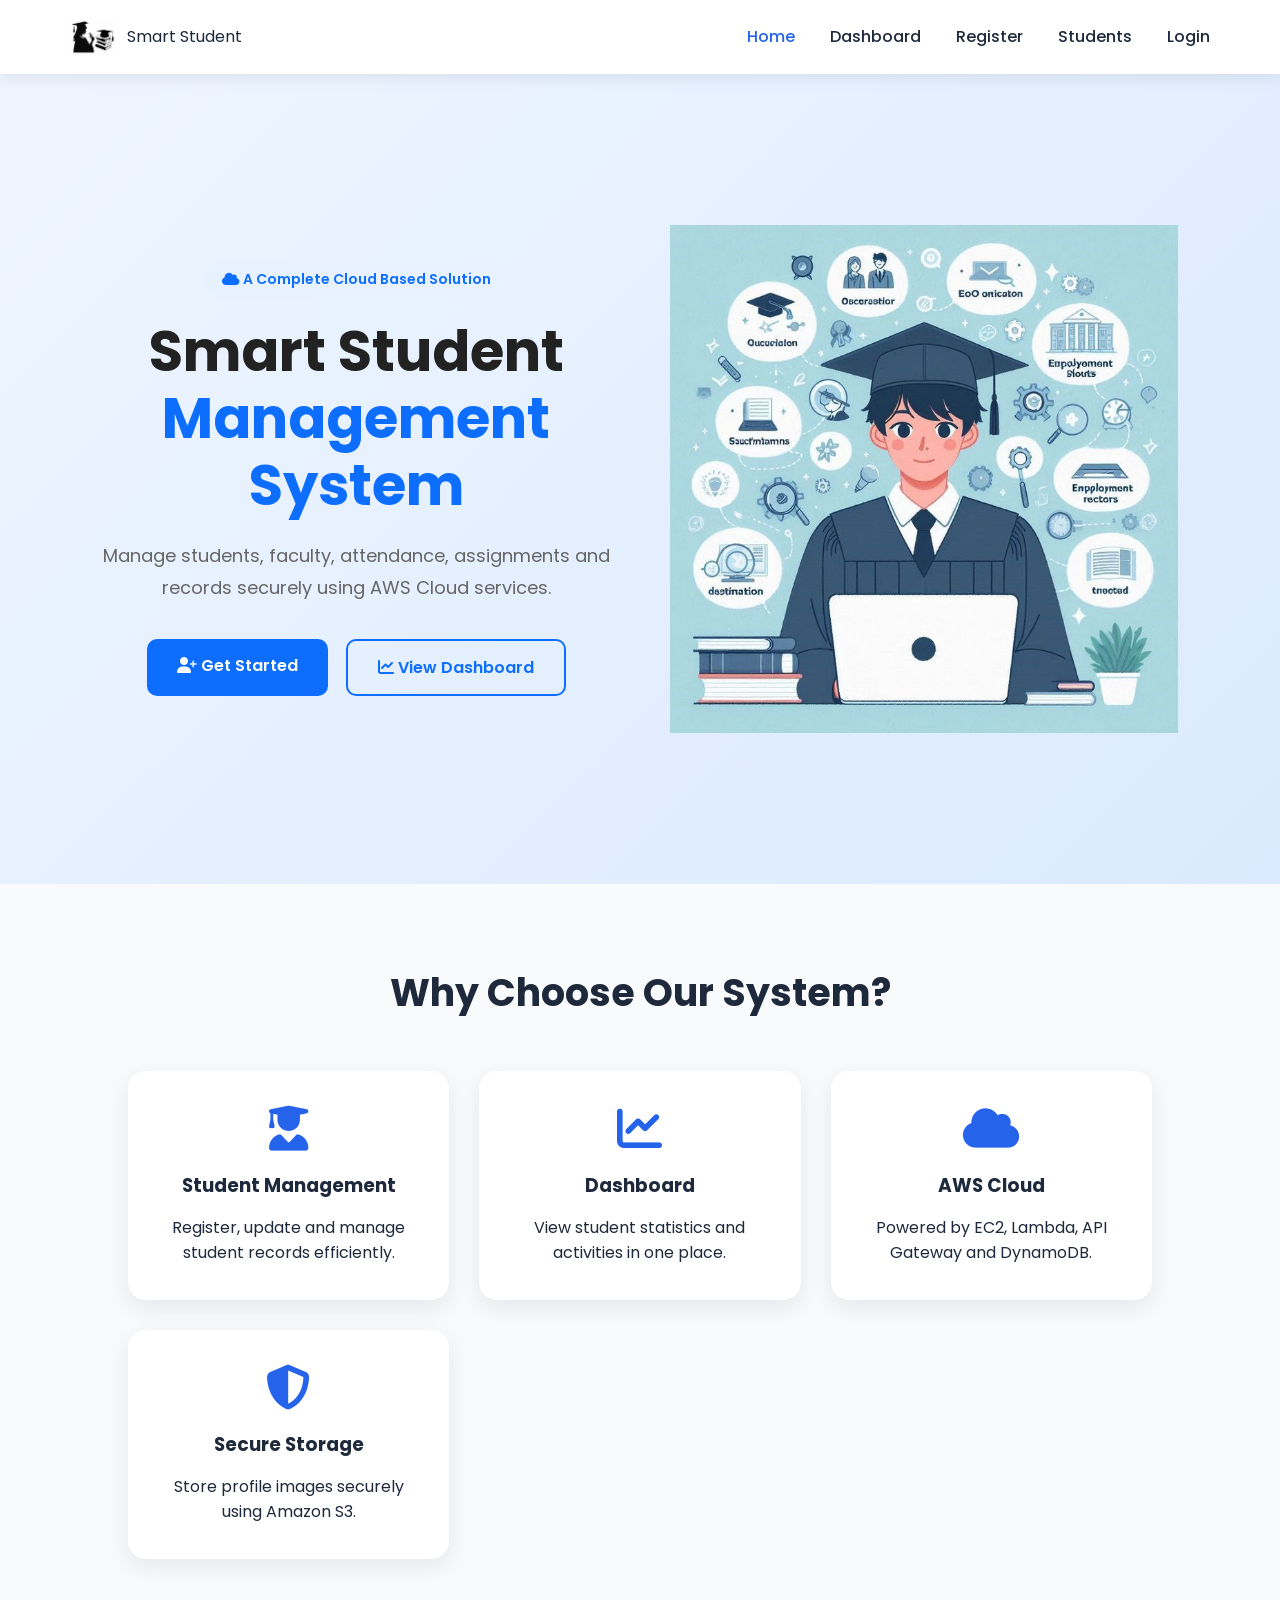
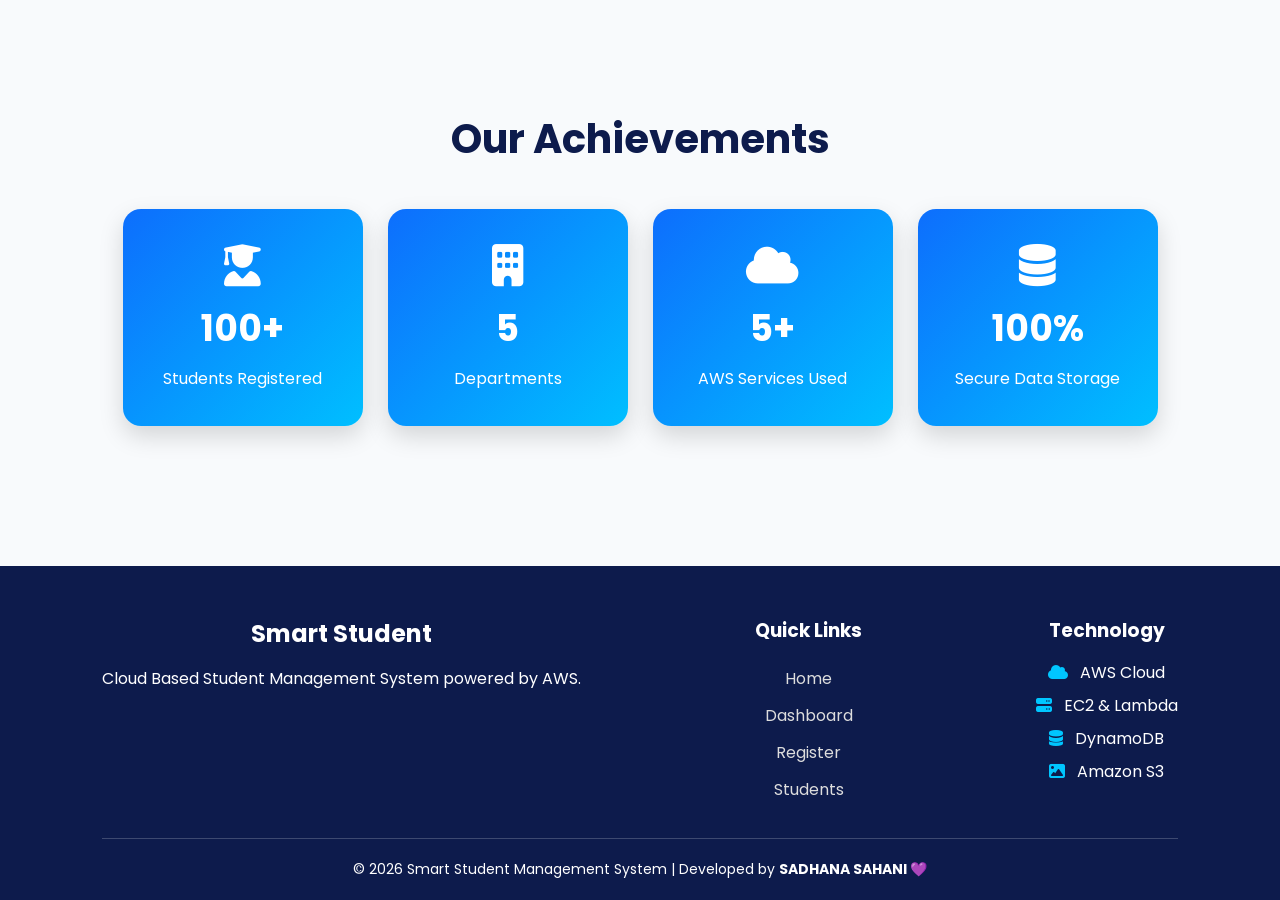
<file: Smart-Student-Management/index.html>
<!DOCTYPE html>
<html lang="en">
<head>
    <meta charset="UTF-8">
    <meta name="viewport" content="width=device-width, initial-scale=1.0">
    <title>Smart Student Management System</title>

    <!-- CSS -->
    <link rel="stylesheet" href="css/style.css">

    <!-- Google Font -->
    <link href="https://fonts.googleapis.com/css2?family=Poppins:wght@300;400;500;600;700&display=swap" rel="stylesheet">

    <!-- Font Awesome -->
    <link rel="stylesheet" href="https://cdnjs.cloudflare.com/ajax/libs/font-awesome/6.6.0/css/all.min.css">
</head>

<body>

<!-- Navbar Starts -->

<nav class="navbar">

    <div class="logo">
        <img src="images/logo.png" alt="Logo">
        <span>Smart Student</span>
    </div>

    <ul class="nav-links">

        <li><a href="index.html" class="active">Home</a></li>

        <li><a href="dashboard.html">Dashboard</a></li>

        <li><a href="register.html">Register</a></li>

        <li><a href="students.html">Students</a></li>

        <li><a href="login.html">Login</a></li>

    </ul>

</nav>

<!-- Navbar Ends -->

<!-- Hero Section Starts -->

<section class="hero">

    <div class="hero-content">

        <span class="hero-badge">
            <i class="fas fa-cloud"></i>
            A Complete Cloud Based Solution
        </span>

        <h1>
            Smart Student <br>
            <span>Management System</span>
        </h1>

        <p>
            Manage students, faculty, attendance, assignments and records
            securely using AWS Cloud services.
        </p>

        <div class="hero-buttons">

            <a href="register.html" class="btn-primary">
                <i class="fas fa-user-plus"></i>
                Get Started
            </a>

            <a href="dashboard.html" class="btn-secondary">
                <i class="fas fa-chart-line"></i>
                View Dashboard
            </a>

        </div>

    </div>

    <div class="hero-image">

        <img src="images/banner.jpg" alt="Student Management">

    </div>

</section>
<!-- Hero Section Ends -->
<!-- Features Section Starts -->

<section class="features">

    <h2>Why Choose Our System?</h2>

    <div class="feature-container">

        <div class="card">
            <i class="fas fa-user-graduate"></i>
            <h3>Student Management</h3>
            <p>Register, update and manage student records efficiently.</p>
        </div>

        <div class="card">
            <i class="fas fa-chart-line"></i>
            <h3>Dashboard</h3>
            <p>View student statistics and activities in one place.</p>
        </div>

        <div class="card">
            <i class="fas fa-cloud"></i>
            <h3>AWS Cloud</h3>
            <p>Powered by EC2, Lambda, API Gateway and DynamoDB.</p>
        </div>

        <div class="card">
            <i class="fas fa-shield-alt"></i>
            <h3>Secure Storage</h3>
            <p>Store profile images securely using Amazon S3.</p>
        </div>

    </div>

</section>

<!-- Features Section Ends -->
 
 <!-- ================= STATISTICS ================= -->

<section class="achievements">

<h2>Our Achievements</h2>

<div class="stats-container">

        <div class="stat-card">
            <i class="fas fa-user-graduate"></i>
            <h3>100+</h3>
            <p>Students Registered</p>
        </div>

        <div class="stat-card">
            <i class="fas fa-building"></i>
            <h3>5</h3>
            <p>Departments</p>
        </div>

        <div class="stat-card">
            <i class="fas fa-cloud"></i>
            <h3>5+</h3>
            <p>AWS Services Used</p>
        </div>

        <div class="stat-card">
            <i class="fas fa-database"></i>
            <h3>100%</h3>
            <p>Secure Data Storage</p>
        </div>

    </div>

</section>
<footer class="footer">

    <div class="footer-content">

        <div class="footer-logo">
            <h2>Smart Student</h2>
            <p>Cloud Based Student Management System powered by AWS.</p>
        </div>

        <div class="footer-links">
            <h3>Quick Links</h3>

            <a href="index.html">Home</a>
            <a href="dashboard.html">Dashboard</a>
            <a href="register.html">Register</a>
            <a href="students.html">Students</a>
        </div>

        <div class="footer-contact">
            <h3>Technology</h3>

            <p><i class="fas fa-cloud"></i> AWS Cloud</p>
            <p><i class="fas fa-server"></i> EC2 & Lambda</p>
            <p><i class="fas fa-database"></i> DynamoDB</p>
            <p><i class="fas fa-image"></i> Amazon S3</p>
        </div>

    </div>

    <hr>

    <p class="copyright">
    © 2026 Smart Student Management System | Developed by <b>SADHANA SAHANI 💜</b>
</p>

</footer>

</body>
</html>
</file>
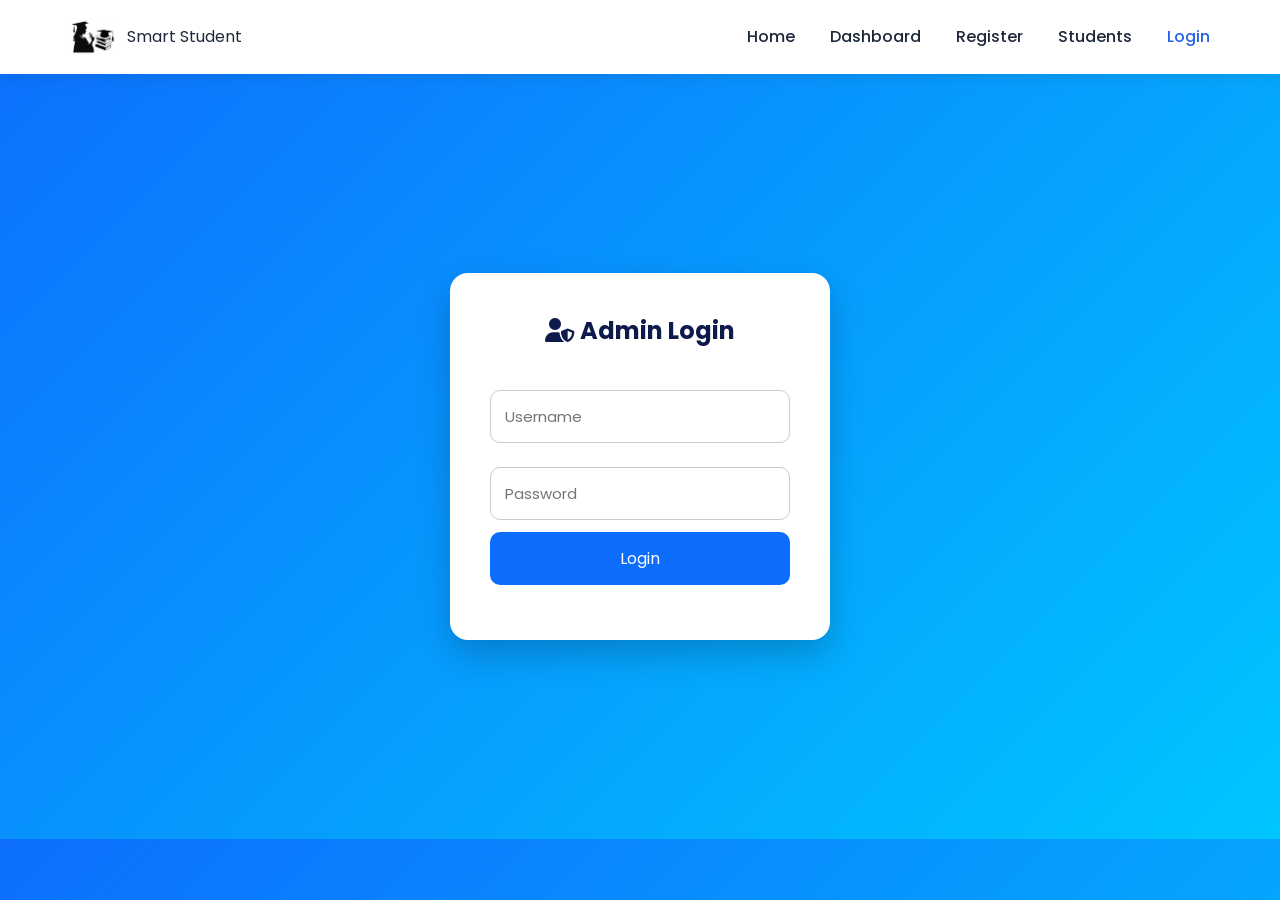
<file: Smart-Student-Management/login.html>
<!DOCTYPE html>
<html lang="en">
<head>
<meta charset="UTF-8">
<meta name="viewport" content="width=device-width, initial-scale=1.0">
<title>Admin Login</title>

<link rel="stylesheet" href="css/style.css">
<link rel="stylesheet" href="css/login.css">

<link rel="stylesheet"
href="https://cdnjs.cloudflare.com/ajax/libs/font-awesome/6.6.0/css/all.min.css">

</head>

<body>

<nav class="navbar">

    <div class="logo">
        <img src="images/logo.png" alt="Logo">
        <span>Smart Student</span>
    </div>

    <ul class="nav-links">
        <li><a href="index.html">Home</a></li>
        <li><a href="dashboard.html">Dashboard</a></li>
        <li><a href="register.html">Register</a></li>
        <li><a href="students.html">Students</a></li>
        <li><a href="login.html" class="active">Login</a></li>
    </ul>

</nav>

<div class="login-container">

<div class="login-card">

<h2><i class="fas fa-user-shield"></i> Admin Login</h2>

<input type="text" id="username" placeholder="Username">

<input type="password" id="password" placeholder="Password">

<button onclick="login()">Login</button>

<p id="error"></p>

</div>

</div>

<script src="js/login.js"></script>

</body>
</html>
</file>
<file: Smart-Student-Management/css/style.css>
@import url('https://fonts.googleapis.com/css2?family=Poppins:wght@300;400;500;600;700&display=swap');

*{
margin:0;
padding:0;
box-sizing:border-box;
font-family:'Poppins',sans-serif;
}

body{
background:#F8FAFC;
color:#1E293B;
}

/* NAVBAR */

.navbar{
display:flex;
justify-content:space-between;
align-items:center;
padding:18px 70px;
background:#fff;
box-shadow:0 4px 15px rgba(0,0,0,.08);
position:sticky;
top:0;
z-index:1000;
}

.logo{
display:flex;
align-items:center;
gap:12px;
}

.logo img{
width:45px;
}

.logo h2{
color:#2563EB;
}

.nav-links{
display:flex;
list-style:none;
gap:35px;
}

.nav-links a{
text-decoration:none;
color:#1E293B;
font-weight:500;
transition:.3s;
}

.nav-links a:hover,
.nav-links .active{
color:#2563EB;
}

/* BUTTON */

.btn{
display:inline-block;
margin-top:25px;
padding:12px 28px;
background:#2563EB;
color:white;
text-decoration:none;
border-radius:8px;
transition:.3s;
}

.btn:hover{
background:#1D4ED8;
}

/* HERO */

.hero{
height:90vh;
background:linear-gradient(rgba(37,99,235,.75),rgba(79,70,229,.75)),url("../images/banner.jpg");
background-size:cover;
background-position:center;
display:flex;
justify-content:center;
align-items:center;
text-align:center;
color:white;
}

.hero-content{
max-width:700px;
}

.hero h1{
font-size:55px;
margin-bottom:20px;
}

.hero p{
font-size:20px;
line-height:1.7;
}

/* FEATURES */

.features{
padding:80px 10%;
}

.features h2{
text-align:center;
margin-bottom:50px;
font-size:38px;
}

.feature-container{
display:grid;
grid-template-columns:repeat(auto-fit,minmax(250px,1fr));
gap:30px;
}

.card{
background:white;
padding:35px;
border-radius:18px;
box-shadow:0 8px 25px rgba(0,0,0,.08);
text-align:center;
transition:.3s;
}

.card:hover{
transform:translateY(-10px);
}

.card i{
font-size:45px;
color:#2563EB;
margin-bottom:20px;
}

.card h3{
margin-bottom:15px;
}

/* ABOUT */

.about{
padding:80px 10%;
background:white;
text-align:center;
}

.about h2{
font-size:38px;
margin-bottom:20px;
}

.about p{
max-width:800px;
margin:auto;
line-height:1.8;
}

/* FOOTER */

footer{
background:#1E293B;
color:white;
text-align:center;
padding:30px;
margin-top:50px;
}
/* ==========================
        STATISTICS
========================== */

.stats{
    padding:80px 10%;
    background:#F8FAFC;
    text-align:center;
}

.stats h2{
    font-size:38px;
    margin-bottom:50px;
    color:#1E293B;
}

.stats-container{
    display:grid;
    grid-template-columns:repeat(auto-fit,minmax(220px,1fr));
    gap:30px;
}

.stat-card{
    background:#FFFFFF;
    padding:35px;
    border-radius:18px;
    box-shadow:0 10px 25px rgba(0,0,0,.08);
    transition:0.3s;
}

.stat-card:hover{
    transform:translateY(-10px);
}

.stat-card i{
    font-size:45px;
    color:#2563EB;
    margin-bottom:20px;
}

.stat-card h3{
    font-size:36px;
    color:#2563EB;
    margin-bottom:10px;
}

.stat-card p{
    color:#64748B;
    font-size:16px;
}
/* ================= HERO BUTTONS ================= */

.hero-buttons{
    margin-top:35px;
    display:flex;
    justify-content:center;
    gap:20px;
    flex-wrap:wrap;
}

.btn-secondary{

    display:inline-block;

    padding:12px 28px;

    border:2px solid white;

    color:white;

    text-decoration:none;

    border-radius:8px;

    transition:.3s;

}

.btn-secondary:hover{

    background:white;

    color:#2563EB;

}

/* ================= HERO ANIMATION ================= */

.hero-content{

    animation:fadeIn 1.2s ease;

}

@keyframes fadeIn{

    from{

        opacity:0;

        transform:translateY(40px);

    }

    to{

        opacity:1;

        transform:translateY(0);

    }

}
#toast {
    position: fixed;
    top: 20px;
    right: 20px;
    min-width: 280px;
    padding: 14px 20px;
    background: #28a745;
    color: white;
    border-radius: 10px;
    font-size: 15px;
    font-weight: 500;
    box-shadow: 0 8px 20px rgba(0,0,0,.2);
    opacity: 0;
    visibility: hidden;
    transform: translateY(-20px);
    transition: all .4s ease;
    z-index: 9999;
}

#toast.show {
    opacity: 1;
    visibility: visible;
    transform: translateY(0);
}

#toast.error {
    background: #dc3545;
}

#toast.warning {
    background: #f39c12;
}
.loader{
    position:fixed;
    top:0;
    left:0;
    width:100%;
    height:100%;
    background:rgba(255,255,255,.7);
    display:flex;
    justify-content:center;
    align-items:center;
    z-index:9999;
}

.spinner{
    width:60px;
    height:60px;
    border:6px solid #ddd;
    border-top:6px solid #0d6efd;
    border-radius:50%;
    animation:spin 1s linear infinite;
}

@keyframes spin{
    100%{
        transform:rotate(360deg);
    }
}

.modal{
    display:none;
    position:fixed;
    z-index:10000;
    left:0;
    top:0;
    width:100%;
    height:100%;
    background:rgba(0,0,0,0.5);
}

.modal-content{
    background:#fff;
    width:350px;
    margin:80px auto;
    padding:25px;
    border-radius:15px;
    text-align:center;
    box-shadow:0 10px 25px rgba(0,0,0,0.2);
    animation:popup .3s ease;
}

.modal-content img{
    width:120px;
    height:120px;
    border-radius:50%;
    object-fit:cover;
    margin-bottom:15px;
}

.close{
    float:right;
    font-size:28px;
    cursor:pointer;
    color:#666;
}

.close:hover{
    color:red;
}

@keyframes popup{
    from{
        transform:scale(.8);
        opacity:0;
    }
    to{
        transform:scale(1);
        opacity:1;
    }
}
/* ================= HERO SECTION ================= */

.hero{
    display:flex;
    justify-content:space-between;
    align-items:center;
    padding:80px 8%;
    background:linear-gradient(135deg,#eef5ff,#dbeafe);
    gap:60px;
    flex-wrap:wrap;
}

.hero-content{
    flex:1;
    min-width:320px;
}

.hero-badge{
    display:inline-block;
    padding:8px 18px;
    background:#e8f1ff;
    color:#0d6efd;
    border-radius:30px;
    font-size:14px;
    font-weight:600;
    margin-bottom:20px;
}

.hero h1{
    font-size:56px;
    font-weight:700;
    color:#222;
    line-height:1.2;
    margin-bottom:20px;
}

.hero h1 span{
    color:#0d6efd;
}

.hero p{
    font-size:18px;
    color:#666;
    line-height:1.8;
    margin-bottom:35px;
    max-width:520px;
}

.hero-buttons{
    display:flex;
    gap:18px;
    flex-wrap:wrap;
}

.btn-primary,
.btn-secondary{
    text-decoration:none;
    padding:14px 30px;
    border-radius:10px;
    font-weight:600;
    transition:.3s;
}

.btn-primary{
    background:#0d6efd;
    color:#fff;
}

.btn-primary:hover{
    transform:translateY(-3px);
}

.btn-secondary{
    border:2px solid #0d6efd;
    color:#0d6efd;
}

.btn-secondary:hover{
    background:#0d6efd;
    color:#fff;
}

.hero-image{
    flex:1;
    text-align:center;
    min-width:320px;
}

.hero-image img{
    width:100%;
    max-width:600px;
}

/* ================= STATS ================= */

.achievements{
    padding: 70px 8%;
    text-align: center;
}

.achievements h2{
    text-align: center;
    font-size: 40px;
    margin-bottom: 40px;
    color: #0d1b4c;
}

.stats-container{
    display: flex;
    justify-content: center;
    gap: 25px;
    flex-wrap: wrap;
}

.stat-card{
    width: 240px;
    background: linear-gradient(135deg,#0d6efd,#00bfff);
    border-radius: 18px;
    padding: 35px 20px;
    text-align: center;
    color: white;
    box-shadow: 0 10px 25px rgba(0,0,0,0.15);
    transition: 0.3s;
}

.stat-card:hover{
    transform: translateY(-10px);
}

.stat-card i{
    font-size: 42px;
    margin-bottom: 15px;
    color: white;
}

.stat-card h3{
    font-size: 36px;
    margin-bottom: 10px;
    color: white;
}

.stat-card p{
    font-size: 16px;
    color: white;
}
.hero{
    display:flex;
    align-items:center;
    justify-content:space-between;
    gap:60px;
    padding:80px 8%;
}

.hero-content{
    flex:1;
}

.hero-image{
    flex:1;
    display:flex;
    justify-content:center;
}

.hero-image img{
    width:100%;
    max-width:550px;
    height:auto;
    display:block;
}
.stats h2{
    text-align: center;
    font-size: 38px;
    margin-bottom: 40px;
    width: 100%;
}

.stats-container{
    display: flex;
    justify-content: center;
    gap: 25px;
    flex-wrap: wrap;
}
.stats{
    text-align: center !important;
}

.stats h2{
    text-align: center !important;
}
.footer{
    background:#0d1b4c;
    color:#fff;
    padding:50px 8% 20px;
    margin-top:70px;
}

.footer-content{
    display:flex;
    justify-content:space-between;
    flex-wrap:wrap;
    gap:40px;
}

.footer-content h2,
.footer-content h3{
    margin-bottom:15px;
}

.footer-links{
    display:flex;
    flex-direction:column;
}

.footer-links a{
    color:#ddd;
    text-decoration:none;
    margin:6px 0;
    transition:.3s;
}

.footer-links a:hover{
    color:#00c6ff;
    padding-left:8px;
}

.footer-contact p{
    margin:8px 0;
}

.footer-contact i{
    color:#00c6ff;
    margin-right:8px;
}

.footer hr{
    border:none;
    border-top:1px solid rgba(255,255,255,.2);
    margin:30px 0 20px;
}

.copyright{
    text-align:center;
    font-size:14px;
}
.card,
.stat-card,
.btn-primary,
.btn-secondary{
    transition:all .3s ease;
}

.card:hover,
.stat-card:hover{
    transform:translateY(-8px);
    box-shadow:0 12px 30px rgba(0,0,0,.2);
}

.btn-primary:hover,
.btn-secondary:hover{
    transform:scale(1.05);
}
.welcome-box{
    background:#ffffff;
    padding:20px;
    border-radius:15px;
    margin:25px 0;
    box-shadow:0 8px 20px rgba(0,0,0,.1);
    text-align:center;
}

.welcome-box h2{
    color:#0d1b4c;
    margin-bottom:10px;
}

.welcome-box p{
    color:#666;
    font-size:16px;
}
.dashboard-card{
    background:#ffffff;
    border-radius:18px;
    padding:25px;
    box-shadow:0 10px 25px rgba(0,0,0,.12);
    transition:all .3s ease;
    cursor:pointer;
    border-left:5px solid #0d6efd;
}

.dashboard-card:hover{
    transform:translateY(-8px);
    box-shadow:0 18px 35px rgba(0,0,0,.18);
}

.dashboard-card i{
    font-size:42px;
    color:#0d6efd;
    margin-bottom:15px;
}

.dashboard-card h2{
    font-size:32px;
    color:#0d1b4c;
}

.dashboard-card p{
    color:#666;
    font-size:16px;
}
.dashboard-cards{
    display:flex;
    justify-content:center;
    gap:25px;
    flex-wrap:wrap;
    margin-top:30px;
}

.dashboard-card{
    width:240px;
    background:#ffffff;
    border-radius:18px;
    padding:30px 20px;
    text-align:center;
    box-shadow:0 10px 25px rgba(0,0,0,.12);
    transition:all .3s ease;
    border-top:5px solid #6f42c1;
}

.dashboard-card:hover{
    transform:translateY(-10px);
    box-shadow:0 18px 35px rgba(0,0,0,.18);
}

.dashboard-card i{
    font-size:42px;
    color:#6f42c1;
    margin-bottom:15px;
}

.dashboard-card h2{
    font-size:34px;
    color:#0d1b4c;
    margin-bottom:8px;
}

.dashboard-card p{
    color:#666;
    font-size:16px;
}
#themeToggle{
    background:#6f42c1;
    color:#fff;
    border:none;
    padding:10px 16px;
    border-radius:8px;
    cursor:pointer;
    transition:.3s;
}

#themeToggle:hover{
    background:#5a32a3;
}

.dark-mode{
    background:#121212;
    color:#ffffff;
}

.dark-mode .dashboard-card,
.dark-mode .card,
.dark-mode .login-card,
.dark-mode .welcome-box{
    background:#1f1f1f;
    color:#ffffff;
}

.dark-mode .navbar{
    background:#1b1b1b;
}

.dark-mode .footer{
    background:#000;
}

#exportPdfBtn {
    background: linear-gradient(135deg, #1e3a8a, #2563eb);
    color: white;
    border: none;
    padding: 10px 18px;
    border-radius: 8px;
    font-size: 14px;
    cursor: pointer;
    display: inline-flex;
    align-items: center;
    gap: 8px;
    transition: 0.3s ease;
}

#exportPdfBtn:hover {
    transform: translateY(-2px);
    box-shadow: 0 8px 15px rgba(0,0,0,0.2);
}

#refreshBtn {
    background: linear-gradient(135deg, #2563eb, #1e40af);
    color: white;
    border: none;
    padding: 10px 18px;
    border-radius: 8px;
    font-size: 14px;
    font-weight: 600;
    cursor: pointer;
    display: inline-flex;
    align-items: center;
    gap: 8px;
    transition: all 0.3s ease;
    height: 40px;
}

#refreshBtn:hover {
    transform: translateY(-2px);
    box-shadow: 0 8px 18px rgba(37,99,235,0.35);
}


#searchInput {
    height: 40px;
    padding: 0 15px;
    border-radius: 8px;
    border: 1px solid #d1d5db;
    font-size: 14px;
    outline: none;
}

#refreshBtn {
    background: linear-gradient(135deg, #2563eb, #1e40af);
    color: white;
    border: none;
    height: 40px;
    padding: 10px 18px;
    border-radius: 8px !important;
    font-size: 14px;
    font-weight: 600;
    cursor: pointer;
    display: inline-flex;
    align-items: center;
    justify-content: center;
    gap: 8px;
    transition: all 0.3s ease;
}

#refreshBtn:hover {
    transform: translateY(-2px);
    box-shadow: 0 8px 18px rgba(37,99,235,0.35);
}
#exportPdfBtn {
    margin-left: 10px;
}

.hero-banner {
    background: linear-gradient(135deg, #1e3a8a, #2563eb);
    color: white;
    padding: 25px;
    border-radius: 12px;
    text-align: center;
    margin: 20px;
}

.hero-banner h1 {
    margin: 0;
    font-size: 28px;
}

.hero-banner p {
    margin-top: 8px;
    font-size: 15px;
}
</file>
<file: Smart-Student-Management/css/login.css>
body{
    margin:0;
    font-family:'Poppins',sans-serif;
    background:linear-gradient(135deg,#0d6efd,#00c6ff);
}

.login-container{
    display:flex;
    justify-content:center;
    align-items:center;
    min-height:85vh;
}

.login-card{
    background:#fff;
    width:380px;
    padding:40px;
    border-radius:18px;
    box-shadow:0 15px 35px rgba(0,0,0,.2);
    text-align:center;
}

.login-card h2{
    color:#0d1b4c;
    margin-bottom:30px;
}

.login-card input{
    width:100%;
    padding:14px;
    margin:12px 0;
    border:1px solid #ccc;
    border-radius:10px;
    font-size:15px;
    box-sizing:border-box;
}

.login-card input:focus{
    border-color:#0d6efd;
    outline:none;
}

.login-card button{
    width:100%;
    padding:14px;
    border:none;
    border-radius:10px;
    background:#0d6efd;
    color:#fff;
    font-size:16px;
    cursor:pointer;
    transition:.3s;
}

.login-card button:hover{
    background:#084298;
    transform:translateY(-2px);
}

#error{
    color:red;
    margin-top:15px;
    font-size:14px;
}
</file>
